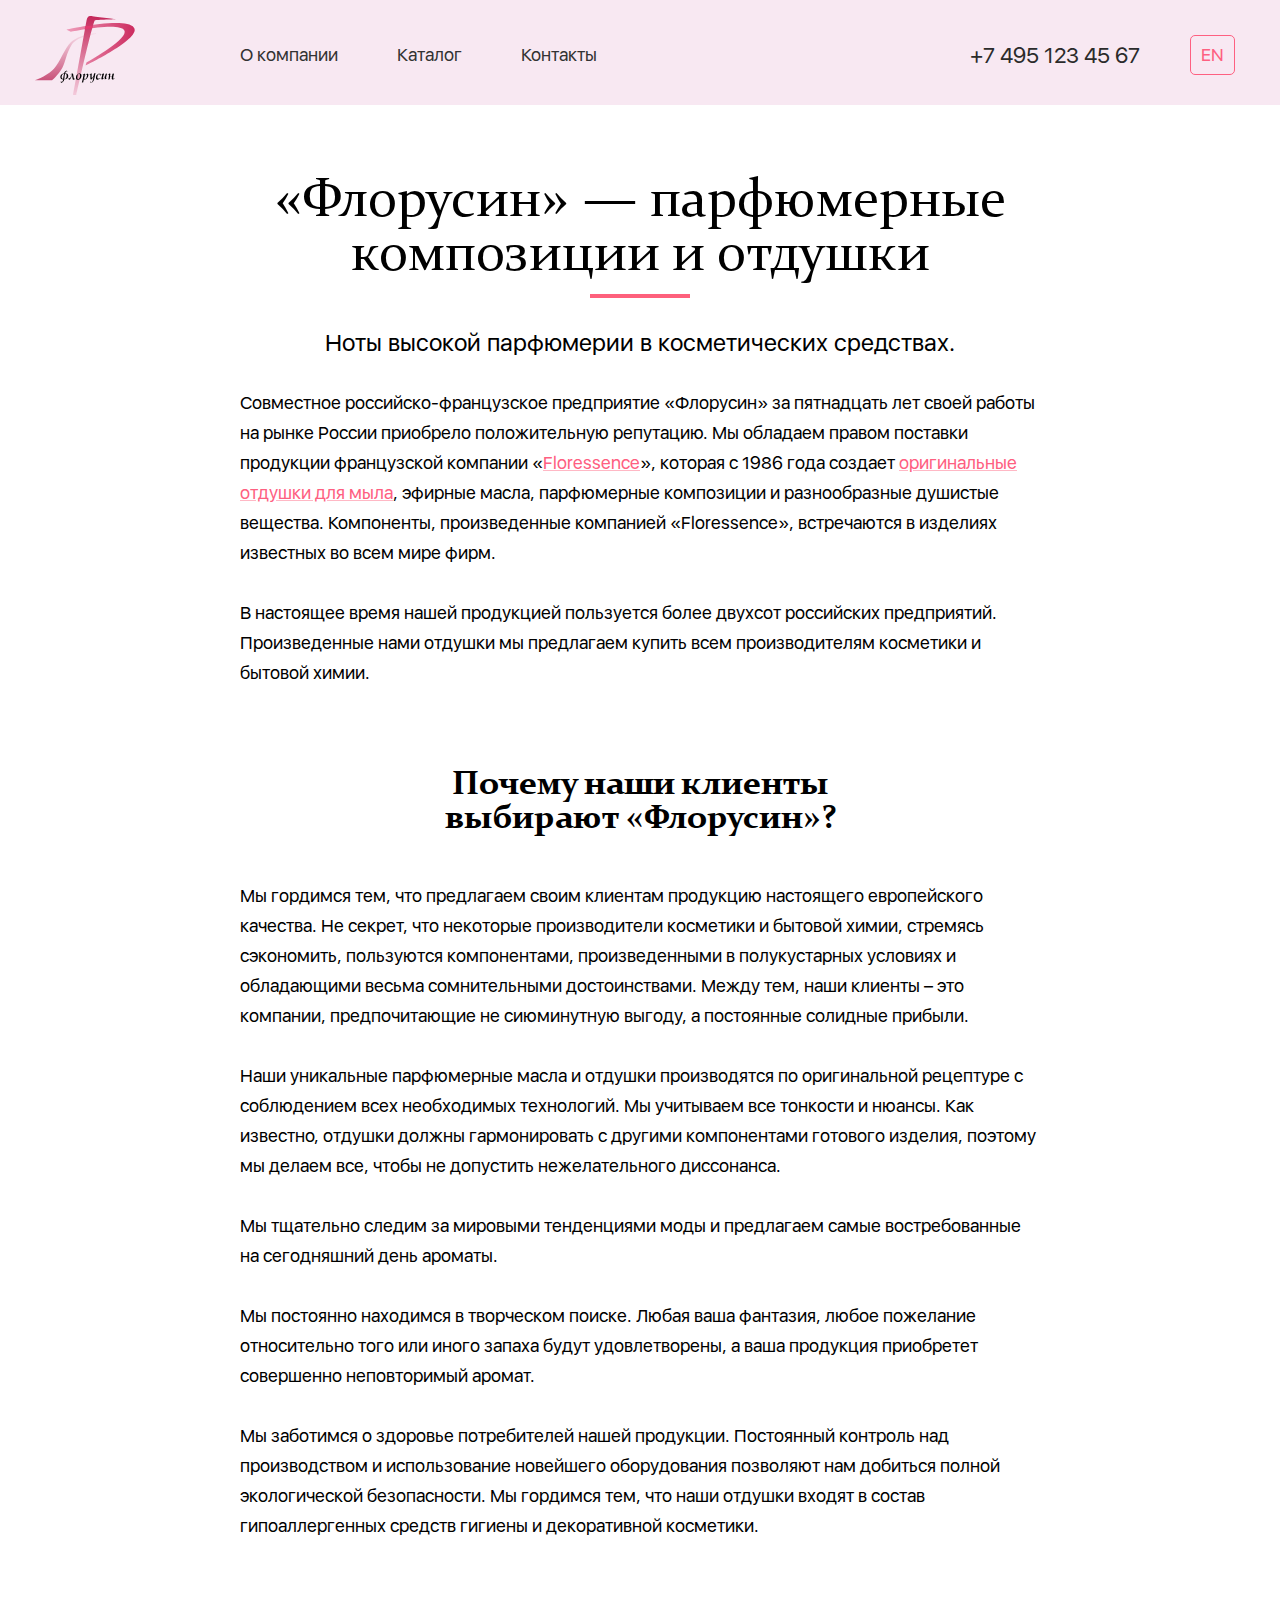
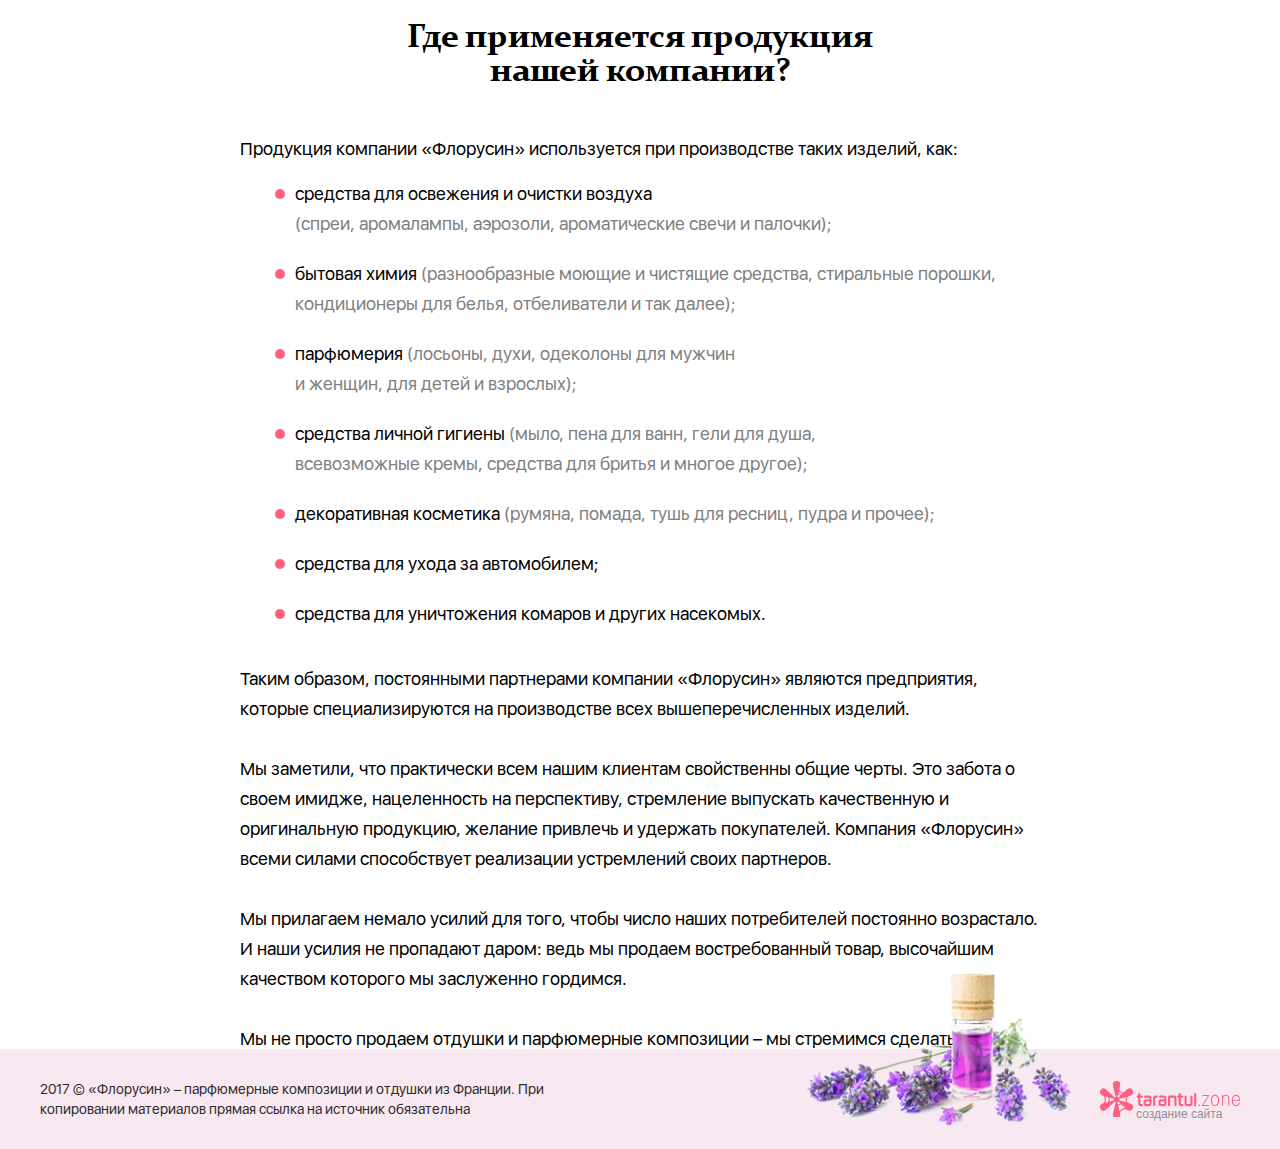
<file: index.html>
<!DOCTYPE html>
<html lang="ru">
	<head>
    	<meta charset="UTF-8" />
    	<meta http-equiv="X-UA-Compatible" content="IE=edge" />
    	<meta name="viewport" content="width=device-width, initial-scale=1.0, user-scalable=0, minimum-scale=1.0" />
    	<link rel="stylesheet" href="css/default.css" />
		<link rel="stylesheet" href="css/fonts.css" />
    	<link rel="stylesheet" href="css/style.css" />
		<link rel="stylesheet" href="css/header.css" />
		<link rel="stylesheet" href="css/nav.css" />
		<link rel="stylesheet" href="css/article.css" />
		<link rel="stylesheet" href="css/footer.css" />
		<script defer src="js/jquery.js"></script>
		<script defer src="js/base.js"></script>
		<title>ФЛОРУСИН</title>
	</head>
	<body onresize="resize();">
		<div class="container">
			<header>
				<div class="header_container">
					<a class="header_logo" href="/" title="На главную страницу"></a>
					<a class="header_phone" href="tel:+74951234567" title="Позвоните нам">+7 495 123 45 67</a>
					<ul>
						<li></li>
						<li></li>
						<li></li>
						<li></li>
					</ul>
					<a class="lang" href="#" title="English version">en</a>
				</div>
			</header>

			<nav>
				<ul>
					<li><a href="#" title="О компании">О компании</a></li>
					<li><a href="#" title="Каталог">Каталог</a></li>
					<li><a href="#" title="Контакты">Контакты</a></li>
				</ul>
			</nav>

			<article>
				<div class="brief">
					<h1>«Флорусин» — парфюмерные<br/> композиции и отдушки</h1>
					<p>Ноты высокой парфюмерии в косметических средствах.</p>
				</div>
				<div class="content">
					<!-- <h1></h1> -->
					<p>Совместное российско-французское предприятие «Флорусин» за пятнадцать лет
						 своей работы на рынке России приобрело положительную репутацию. Мы
						 обладаем правом поставки продукции французской компании «<a href="#" title="Floressence">Floressence</a>»,
						 которая с 1986 года создает <a href="#" title="отдушки для мыла">оригинальные отдушки
						для мыла</a>, эфирные масла, парфюмерные композиции и разнообразные душистые вещества.
						Компоненты, произведенные компанией «Floressence», встречаются в изделиях известных
						 во всем мире фирм.</p>
					<p>В настоящее время нашей продукцией пользуется более двухсот российских
						 предприятий. Произведенные нами отдушки мы предлагаем купить всем
						 производителям косметики и бытовой химии.</p>
					<h2>Почему наши клиенты<br/> выбирают «Флорусин»?</h2>
					<p>Мы гордимся тем, что предлагаем своим клиентам продукцию настоящего
						 европейского качества. Не секрет, что некоторые производители косметики
						  и бытовой химии, стремясь сэкономить, пользуются компонентами,
						  произведенными в полукустарных условиях и обладающими весьма
						   сомнительными достоинствами. Между тем, наши клиенты – это компании,
						    предпочитающие не сиюминутную выгоду, а постоянные солидные прибыли.</p>
					<p>Наши уникальные парфюмерные масла и отдушки производятся по оригинальной
						рецептуре с соблюдением всех необходимых технологий. Мы учитываем все тонкости
						и нюансы. Как известно, отдушки должны гармонировать с другими компонентами
						готового изделия, поэтому мы делаем все, чтобы не допустить нежелательного диссонанса.</p>
					<p>Мы тщательно следим за мировыми тенденциями моды и предлагаем самые
						 востребованные на сегодняшний день ароматы.</p>
					<p>Мы постоянно находимся в творческом поиске. Любая ваша фантазия, любое пожелание
						 относительно того или иного запаха будут удовлетворены, а ваша продукция
						 приобретет совершенно неповторимый аромат.</p>
					<p>Мы заботимся о здоровье потребителей нашей продукции. Постоянный контроль
						над производством и использование новейшего оборудования позволяют нам добиться
						полной экологической безопасности. Мы гордимся тем, что наши отдушки входят
						в состав гипоаллергенных средств гигиены и декоративной косметики.</p>
					<h2>Где применяется продукция<br/> нашей компании?</h2>
					<p>Продукция компании «Флорусин» используется при производстве таких
						изделий, как:</p>
					<ul>
						<li>средства для освежения и очистки воздуха<br/> <span> (спреи, аромалампы,
							аэрозоли, ароматические свечи и палочки);</span></li>
						<li>бытовая химия<span> (разнообразные моющие и чистящие средства, стиральные
							 порошки, кондиционеры для белья, отбеливатели и так далее);</span></li>
						<li>парфюмерия<span> (лосьоны, духи, одеколоны для мужчин<br/> и женщин,
							 для детей и взрослых);</span></li>
						<li>средства личной гигиены<span> (мыло, пена для ванн, гели для душа,<br/>
							всевозможные кремы, средства для бритья и многое другое);</span></li>
						<li>декоративная косметика<span> (румяна, помада, тушь для ресниц, пудра и
							прочее);</span></li>
						<li>средства для ухода за автомобилем;<span></span></li>
						<li>средства для уничтожения комаров и других насекомых.<span></span></li>
					</ul>
					<p>Таким образом, постоянными партнерами компании «Флорусин» являются предприятия,
						которые специализируются на производстве всех вышеперечисленных изделий.</p>
					<p>Мы заметили, что практически всем нашим клиентам свойственны общие черты.
						Это забота о своем имидже, нацеленность на перспективу, стремление выпускать
						качественную и оригинальную продукцию, желание привлечь и удержать покупателей.
						Компания «Флорусин» всеми силами способствует реализации устремлений своих партнеров.</p>
					<p>Мы прилагаем немало усилий для того, чтобы число наших потребителей постоянно
						 возрастало. И наши усилия не пропадают даром: ведь мы продаем востребованный товар,
						 высочайшим качеством которого мы заслуженно гордимся.</p>
					<p>Мы не просто продаем отдушки и парфюмерные композиции – мы стремимся сделать
						 мир лучше и ароматнее.</p>
				</div>
			</article>

			<footer>
				<div class="footer_container">
					<p>2017 &copy; «Флорусин» – парфюмерные композиции и отдушки из Франции.
					При копировании материалов прямая ссылка на источник обязательна
					</p>
					<a class="developer" href="http://www.tarantul.zone/" title="создание сайта" target="_blank">
					</a>
					<img class="footer_img" src="./img/aroma_footer.png" alt="aroma" />
					</div>
				</footer>
			</div>
	</body>
</html>
</file>
<file: css/default.css>
@charset "UTF-8";

* {
	box-sizing : border-box;
	}

body {
	-webkit-text-size-adjust : 100%;
	}

html, body,
main, article, aside, details, figcaption, figure, footer, header, hgroup, menu, nav, section,
dl, dt, dd,
h1, h2, h3, h4, h5, h6,
pre, form, fieldset, input, textarea, blockquote, th, td,
img, a img,
div {
	margin : 0;
	padding : 0;
	}

html, body,
main, article, aside, details, figcaption, figure, footer, header, hgroup, menu, nav, section,
img, a img,
div {
	font : inherit;
	vertical-align : baseline;
	}

address, caption, cite, code, dfn, th, var {
	font-style : normal;
	font-weight : normal;
	}

html, body {
	width : 100%;
	height : 100%;
	}

input:focus,
textarea:focus,
select:focus,
button:focus,
div:focus,
a:focus {
	outline : none;
	}

input,
textarea {
	-webkit-appearance : none;
    }

caption, th {
	text-align : left;
	}

fieldset,
abbr, acronym,
img, img a {
	border : 0;
	}

blockquote, q {
	quotes : none;
	}

blockquote::before, blockquote::after,
q::before, q::after {
	content : '';
	content : none;
	}

main, article, aside, details, figcaption, figure, footer, header, hgroup, menu, nav, section, img {
	display : block;
	}

h1, h2, h3, h4, h5, h6 {
	font-size : 100%;
	font-weight : normal;
	}

table {
	border-collapse : collapse;
	border-spacing : 0;
	}
</file>
<file: css/fonts.css>
@charset "UTF-8";

@font-face {
    	font-family : "SFUIDisplay-Regular";
    	src : url("../fonts/SFUIDisplay-Regular.eot");
    	src : url("../fonts/SFUIDisplay-Regular.eot?#iefix") format("embedded-opentype"),
    		url("../fonts/SFUIDisplay-Regular.woff") format("woff"),
    		url("../fonts/SFUIDisplay-Regular.ttf") format("truetype");
   		font-style : normal;
    	font-weight : normal;
		}

@font-face {
		font-family: "Constantia-Regular";
		src: url("../fonts/constan.eot");
		src: url("../fonts/constan.eot#iefix") format("embedded-opentype"),
				url("../fonts/constan.woff") format("woff"),
				url("../fonts/constan.ttf") format("truetype");
		font-style: normal;
		font-weight: normal;
}

@font-face {
		font-family: "Constantia-Bold";
		src: url("../fonts/constanb.eot");
		src: url("../fonts/constanb.eot#iefix") format("embedded-opentype"),
				url("../fonts/constanb.woff") format("woff"),
				url("../fonts/constanb.ttf") format("truetype");
		font-style: normal;
		font-weight: normal;
}
</file>
<file: css/style.css>
@charset "UTF-8";

div.container {
	position: relative;
	min-height: 100%;
}

a {
	text-decoration: none;
}

ul {
	list-style: none;
	padding: 0;
	margin: 0;
}
</file>
<file: css/header.css>
@charset "UTF-8";

header {
	width: 100%;
	background-color: rgba(248, 232, 242, 1);
	padding-top: 15px;
	padding-bottom: 10px;
}

.header_container {
	position: relative;
	max-width: 1200px;
	margin: 0 auto;
	color: rgba(43, 43, 43, 1);
}

a.header_logo {
	display : block;
	background-image : url("../img/logo-florusin.svg?24012018");
	background-position : 0% 0%;
	background-repeat : no-repeat;
	background-size : cover;
}

a.lang {
	display: block;
	position: absolute;
	width: 45px;
	height: 40px;
	z-index: 10;
	font: normal 18px/38px "SFUIDisplay-Regular", Arial, sans-serif;
	text-transform: uppercase;
	text-align: center;
	color: rgba(254, 96, 129, 1);
	border: solid 1px rgba(254, 96, 129, 1);
	border-radius: 5px;
	transition: all 0.25s;
}

a.lang:hover {
	color: rgba(255, 255, 255, 1);
	background-color: rgba(254, 96, 129, 1);
}

a.header_phone {
	display: block;
	font: normal 22px/20px "SFUIDisplay-Regular", Arial, sans-serif;
}

header ul {
	position: absolute;
	display: block;
	z-index: 15;
	width: 40px;
	height: 30px;
	margin: 0;
	padding: 0;
	overflow: hidden;
}

header ul:hover {
	cursor: pointer;
}

header ul > li {
	background-color: rgba(43, 43, 43, 1);
	position: inherit;
	left: 0;
	width: 100%;
	height: 4px;
	z-index: inherit;
	border-radius: 2px;
	transition : all 0.25s;
}

header ul > li:first-child,
header ul > li:nth-child(2) {
	top: 13px;
	transform: rotate(0);
}

header ul > li:nth-child(3) {
	top: 0;
}

header ul > li:last-child {
	bottom: 0;
}

		/* ///ПЛАНШЕТЫ И ДЕСКТОП/// */

@media (min-width: 541px) {

	a.header_logo {
		width : 100px;
		height : 80px;
	}
}

		/* ///ДЕСКТОПЫ/// */

@media only screen and (min-width: 961px) {

	header {
		padding-right: 40px;
		padding-left: 30px;
	}

	.header_container {
		height: 80px;
	}

	a.header_logo {
		position: absolute;
		top: 0;
		left: 0;
		z-index: 5;
	}

	a.lang {
		top: 20px;
		right: 0;
	}

	a.header_phone {
		position: absolute;
		top: 30px;
		right: 95px;
		color: inherit;
		z-index: 5;
	}

	header ul {
		display: none;
	}
}

		/* ////ПЛАНШЕТЫ/// */

@media (min-width: 541px) and (max-width: 960px) {

	header {
		padding-right: 20px;
		padding-left: 20px;
	}

	a.header_phone {
		position: absolute;
		top: 30px;
		right: 150px;
		color: inherit;
	}

	a.lang {
		top: 20px;
		right: 60px;
	}

	header ul {
		right: 0;
		top: 25px;
	}

}

		/* ///СМАРТФОНЫ И ПЛАНШЕТЫ/// */

@media (max-width: 960px) {
	ul.opened > li:first-child {
		transform: rotate(45deg);
	}

	ul.opened > li:nth-child(2) {
		transform: rotate(-45deg);
	}

	ul.opened > li:nth-child(3) {
		top: -10px;
	}

	ul.opened > li:last-child {
		bottom: -10px;
	}
}
		/* ///СМАРТФОНЫ/// */

@media (max-width: 540px) {

	header {
		padding-bottom: 0;
	}

	a.header_logo {
		margin-left: 20px;
		width : 75px;
		height : 60px;
	}

	a.lang {
		top: 10px;
		right: 80px;
	}

	header ul {
		top: 15px;
		right: 20px;
	}

	a.header_phone {
		width: 100%;
		font: normal 18px/40px "SFUIDisplay-Regular", Arial, sans-serif;
		text-align: center;
		color: rgba(255, 255, 255, 1);
		background: rgba(254, 96, 129, 1);
		margin-top: 10px;
	}
}
</file>
<file: css/nav.css>
@charset "UTF-8";

nav {
	position: absolute;
}

nav ul > li > a {
	display: block;
	color: rgba(51, 51, 51, 1);
	font: normal 18px/40px "SFUIDisplay-Regular", Arial, sans-serif;
}

nav ul > li:hover > a {
	color: rgba(254, 96, 129, 1);
}

/* ///ДЕСКТОПЫ/// */

@media only screen and (min-width: 961px) {

	nav {
		width : 100%;
		/* z-index: 1; */
	}

	nav > ul {
		max-width : 1200px;
		margin : 0 auto;
		padding : 0 200px;
		/* z-index: 10; */
	}

	nav {
		top: 35px;
	}

	nav ul > li {
		display: inline-block;
	}

	nav ul > li:not(:last-child) {
		padding-right: 55px;
	}
}

/* ///СМАРТФОНЫ И ПЛАНШЕТЫ/// */

@media (max-width: 960px) {

	nav ul {
		position: absolute;
		background-color: rgba(248, 232, 242, 1);
		top: 0;
	}

	nav.opened {
		background-color: rgba(0, 0, 0, 0.5);
		width: 100%;
		z-index: 20;
		left: 0;

	}

	nav ul {
		padding-top: 20px;
		width: 280px;
		left: -280px;
	}

	nav.opened ul {
		left: 0;
		transition : all 0.25s;
	}
}

	/* ////ПЛАНШЕТЫ/// */

@media (min-width: 541px) and (max-width: 960px) {

		nav.opened {
			height: calc(100vh - 105px);
			top: 105px;
		}

		nav ul {
			height: calc(100vh - 105px);
		}

		nav ul > li {
			padding-left: 40px;
			padding-top: 10px;
		}
}

/* ///СМАРТФОНЫ/// */

@media (max-width: 540px) {

	nav.opened {
		height: calc(100vh - 125px);
		top: 125px;
	}

	nav ul {
		height: calc(100vh - 125px);
	}

	nav ul > li {
		padding-left: 20px;
		padding-top: 10px;
	}
}
</file>
<file: css/article.css>
@charset "UTF-8";

article {
	display: block;
	max-width: 1200px;
	margin: 0 auto;
	background-color: rgba(255, 255, 255, 1);
	color: rgba(0, 0, 0, 1);

}

div.brief,
div.content {
	max-width: 800px;
	margin: 0 auto;
}

article h1,
article h2,
div.brief p {
	text-align: center;
}

article p {
	margin: 0;
}

article h1 {
	position: relative;
	margin-bottom: 30px;
}

article h1:after {
	content: "";
	position: absolute;
	background-color: rgba(254, 96, 124, 1);
	width: 100px;
	height: 4px;
	bottom: -15px;
	left: calc(50% - 50px);
}

article ul {
	padding-left: 55px;
}

div.content ul span {
	color: rgba(128, 128, 128, 1);
}

div.content ul li {
	position: relative;
	margin-bottom: 20px;
}

div.content ul li:before {
	content: "";
	position: absolute;
	background-color: rgba(254, 96, 124, 1);
	width: 10px;
	height: 10px;
	border-radius: 50%;
	left: -20px;
}

article a {
	color: rgba(254, 96, 129, 1);
	text-decoration: underline;
	text-decoration-color: rgba(255, 184, 197, 1);
}

article a:hover {
	color: rgba(128, 128, 128, 1);
	text-decoration: none;
}

@media only screen and (min-width: 961px) {

	article {
		padding: 50px 0;
	}

	div.content p,
	div.content ul	{
		font : normal 18px/30px "SFUIDisplay-Regular", Arial, sans-serif;
	}

	article p {
		padding-top: 15px;
		padding-bottom: 15px;
	}

	article h1 {
		margin-top: 20px;
	}

	article h2 {
		margin-top: 65px;
		margin-bottom: 30px;
	}

	div.brief p {
		font : normal 24px/30px "SFUIDisplay-Regular", Arial, sans-serif;
	}

	article h1 {
		font : normal 54px/54px "Constantia-Regular", Arial, sans-serif;
	}

	article h2 {
		font : normal 34px/34px "Constantia-Bold", Arial, sans-serif;
	}

	div.content ul li:before {
		top: 10px;
	}
}

@media (min-width: 541px) and (max-width: 960px) {

	div.brief,
	div.content {
		padding-left: 30px;
		padding-right: 30px;
	}

	div.brief p {
		font : normal 22px/28px "SFUIDisplay-Regular", Arial, sans-serif;
	}

	article h1 {
		font : normal 48px/48px "Constantia-Regular", Arial, sans-serif;
	}

	article h2 {
		font : normal 30px/30px "Constantia-Bold", Arial, sans-serif;
	}

	article h1 {
		margin-top: 20px;
	}

}

@media (max-width: 960px) {

	article {
		padding: 30px 0;
	}

	div.content p,
	div.content ul {
		font : normal 16px/20px "SFUIDisplay-Regular", Arial, sans-serif;
	}

	article p {
		padding-top: 10px;
		padding-bottom: 10px;
	}

	div.content ul br {
		display: none;
	}

	div.content ul li:before {
		top: 5px;
	}

	article h2 {
		margin-top: 30px;
		margin-bottom: 20px;
	}
}

@media (max-width: 540px) {
	div.brief,
	div.content {
		padding-left: 20px;
		padding-right: 20px;
	}

	div.brief p {
		font : normal 20px/24px "SFUIDisplay-Regular", Arial, sans-serif;
	}

	article h1 {
		font : normal 36px/36px "Constantia-Regular", Arial, sans-serif;
	}

	article h2 {
		font : normal 24px/24px "Constantia-Bold", Arial, sans-serif;
	}

	article h1 {
		margin-top: 10px;
	}
}
</file>
<file: css/footer.css>
@charset "UTF-8";

footer {
	position: absolute;
	bottom: 0;
	width: 100%;
	background-color: rgba(248, 232, 242, 1);
}

.footer_container {
	position: relative;
	max-width: 1200px;
	margin: 0 auto;
	font : normal 14px/20px "SFUIDisplay-Regular", Arial, sans-serif;
	color: rgba(43, 43, 43, 1);
}

footer p {
	max-width : 560px;
	margin: 0;
}

.footer_img {
	position: absolute;
	width: 280px;
	transition : all 0.25s;
}

a.developer {
		display : block;
		z-index : 10;
		width : 140px;
		height : 36px;
		margin : 2px 0;
		background-image : url("../img/developer.svg?18092017");
		background-position : 0% 0%;
		background-repeat : no-repeat;
		background-size : cover;
		color : rgba(43, 43, 43, 0.5);
}

a.developer::after {
		display : block;
		position : absolute;
		bottom : -3px;
		left : 36px;
		z-index : 10;
		font : normal 12px/12px Arial, Tahoma, Verdana, sans-serif;
		content : 'создание сайта';
		color : rgba(43, 43, 43, 0.5);
		white-space : nowrap;
}

@media only screen and (min-width: 1081px) {
	.footer_img {
 		top : -110px;
 		right: 160px;
	}
	footer {
		padding: 30px 40px;
	}

	a.developer {
		position : absolute;
		top : 0;
		right : 0;
	}
}
@media (min-width: 741px) and (max-width: 1080px) {
	.footer_img {
     	top : -170px;
     	left: 55%;
    }

	a.developer {
		position : absolute;
		top : 0;
		right : 0;
}
	footer {
 		padding: 70px 20px 20px 20px;
	}

}
@media (max-width: 740px) {
	.footer_img {
		top : -170px;
		right: 0;
	}

		footer {
 	padding: 70px 20px 20px 20px;
	}

	footer p {
		padding-bottom: 50px;
	}

	a.developer {
   		position : absolute;
   		bottom : 0;
   		left : 0;
		transition : all 0.25s;
 }

}
</file>
